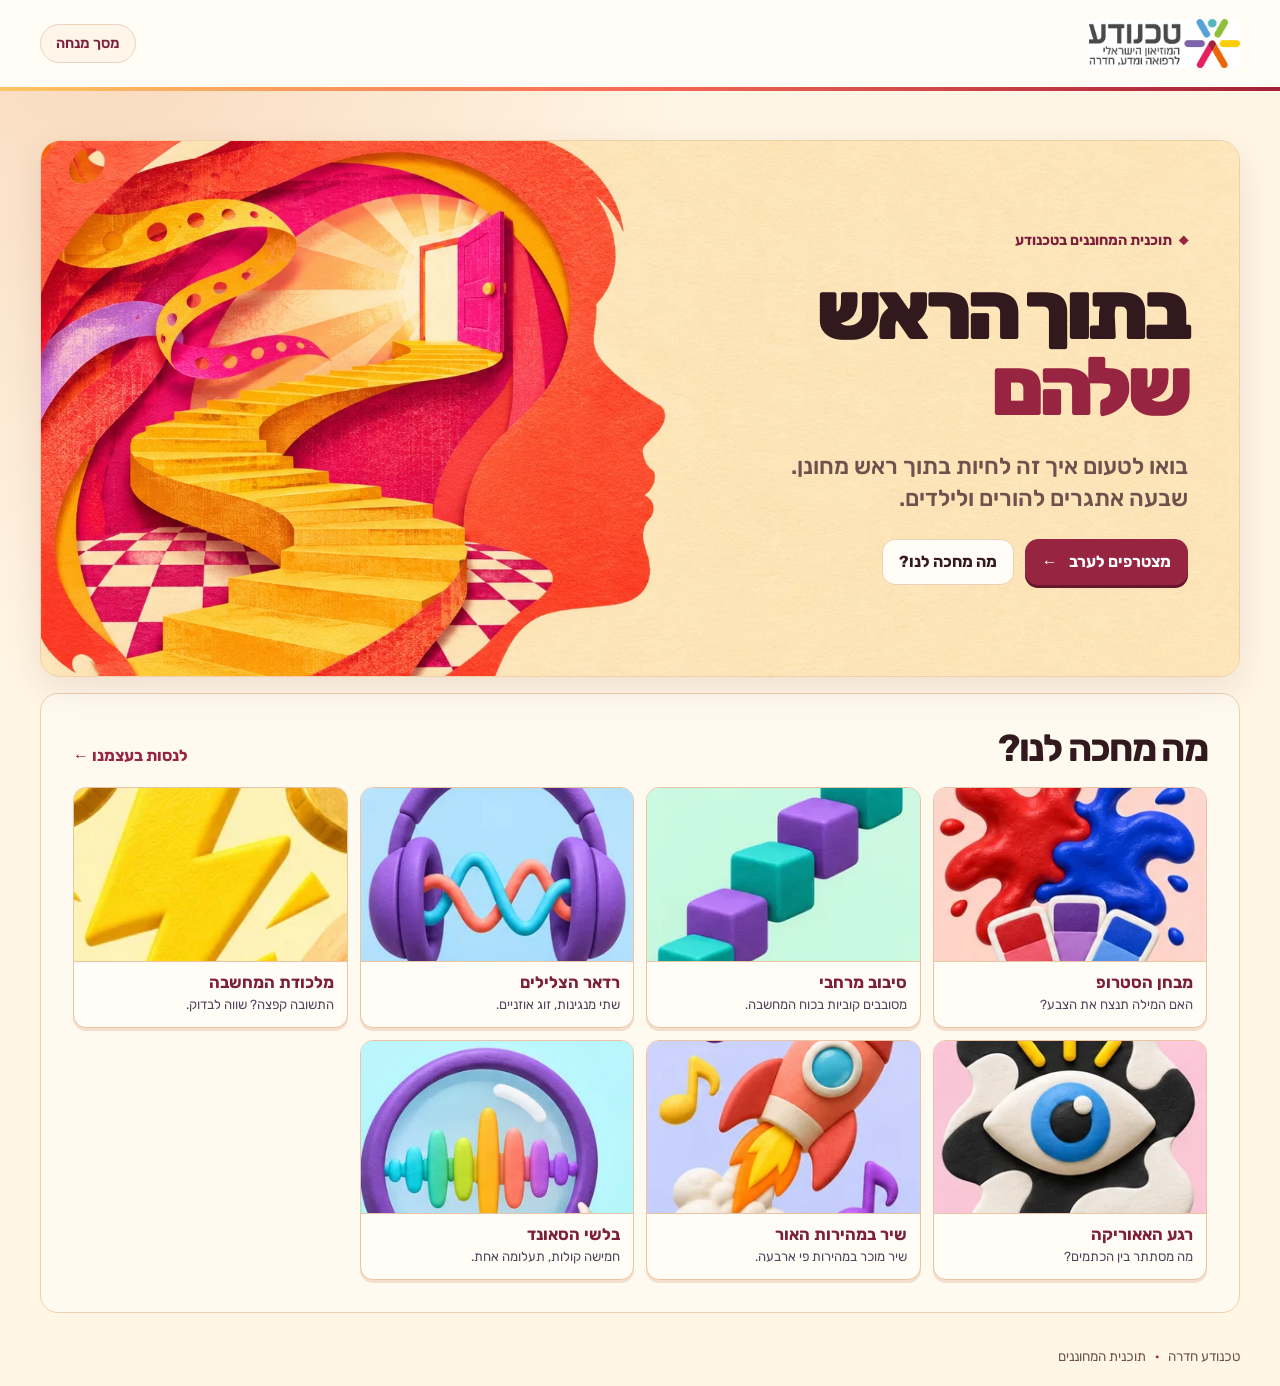
<file: index.html>
<!doctype html>
<html lang="he" dir="rtl">
<head>
<meta charset="utf-8">
<base href="./">
<meta name="viewport" content="width=device-width,initial-scale=1">
<meta name="theme-color" content="#fff6e5">
<meta name="description" content="ערב הורים וילדים בטכנודע. שבעה אתגרים בעקבות המוח, מהצבעים שקופצים לעיניים ועד לתעלומה שמתחבאת בצלילים.">
<title>בתוך הראש שלהם | ערב הורים וילדים בטכנודע</title>
<link rel="stylesheet" href="./style.css?v=13">
<link rel="stylesheet" href="./result-art.css?v=1">
<link rel="stylesheet" href="./exhibition.css?v=2">
<script type="module" src="./app.js?v=19"></script>
</head>
<body>
<header class="site-header">
  <div class="shell top">
    <a href="./" class="brand" aria-label="טכנודע, דף הבית"><img src="./assets/technoda.jpg" alt="טכנודע"></a>
    <a class="header-link" id="mode-link" href="./host/">מסך מנחה</a>
  </div>
</header>
<main id="app" class="shell" tabindex="-1">
  <section class="hero">
    <div class="hero-copy">
      <p class="eyebrow"><span></span> תוכנית המחוננים בטכנודע</p>
      <h1>בתוך הראש <br><em>שלהם</em></h1>
      <p class="hero-description">בואו לטעום איך זה לחיות בתוך ראש מחונן. שבעה אתגרים להורים ולילדים.</p>
      <div class="actions"><a class="primary" href="./join/">מצטרפים לערב <span aria-hidden="true">←</span></a><a class="secondary" href="#challenges">מה מחכה לנו?</a></div>
    </div>
    <div class="hero-picture"><img src="./assets/opening-ideas.webp" alt="" fetchpriority="high"></div>
  </section>
  <section id="challenges" class="challenges" aria-labelledby="challenges-title">
    <div class="section-heading"><h2 id="challenges-title">מה מחכה לנו?</h2><a href="?view=demo">לנסות בעצמנו <span aria-hidden="true">←</span></a></div>
    <div id="station-list" class="station-list"></div>
  </section>
</main>
<footer class="shell footer">טכנודע חדרה <span>·</span> תוכנית המחוננים</footer>
<noscript>יש להפעיל JavaScript כדי להשתתף באתגרים ובהצבעות.</noscript>
</body>
</html>
</file>
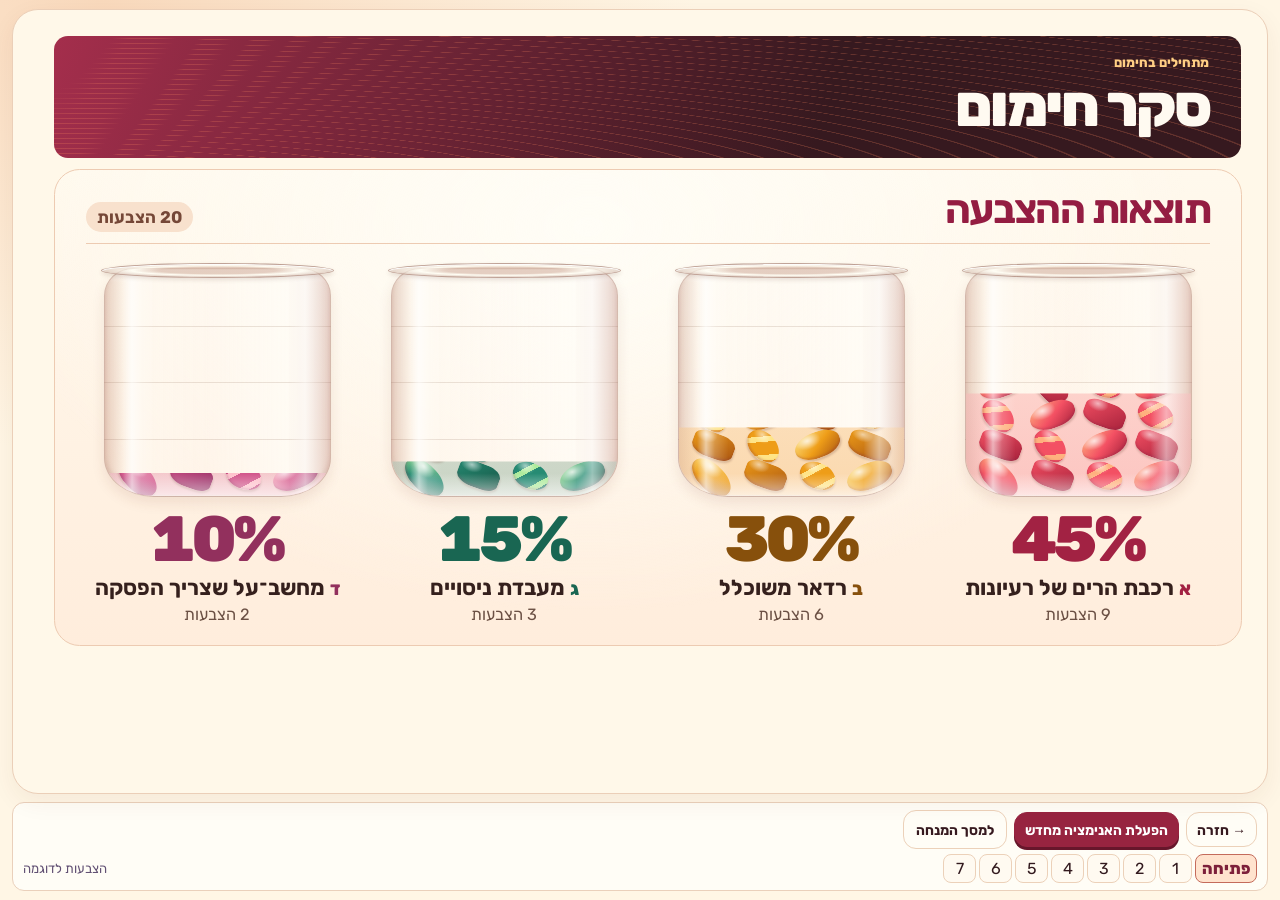
<file: candy-results/index.html>
<!doctype html>
<html lang="he" dir="rtl">
<head>
<meta charset="utf-8">
<base href="../">
<meta name="viewport" content="width=device-width,initial-scale=1">
<meta name="theme-color" content="#fff6e5">
<meta name="description" content="ערב הורים וילדים בטכנודע. שבעה אתגרים בעקבות המוח, מהצבעים שקופצים לעיניים ועד לתעלומה שמתחבאת בצלילים.">
<title>בתוך הראש שלהם | ערב הורים וילדים בטכנודע</title>
<link rel="stylesheet" href="./style.css?v=13">
<link rel="stylesheet" href="./result-art.css?v=1">
<link rel="stylesheet" href="./exhibition.css?v=2">
<script type="module" src="./app.js?v=19"></script>
</head>
<body>
<header class="site-header">
  <div class="shell top">
    <a href="./" class="brand" aria-label="טכנודע, דף הבית"><img src="./assets/technoda.jpg" alt="טכנודע"></a>
    <a class="header-link" id="mode-link" href="./host/">מסך מנחה</a>
  </div>
</header>
<main id="app" class="shell" tabindex="-1">
  <section class="hero">
    <div class="hero-copy">
      <p class="eyebrow"><span></span> תוכנית המחוננים בטכנודע</p>
      <h1>בתוך הראש <br><em>שלהם</em></h1>
      <p class="hero-description">בואו לטעום איך זה לחיות בתוך ראש מחונן. שבעה אתגרים להורים ולילדים.</p>
      <div class="actions"><a class="primary" href="./join/">מצטרפים לערב <span aria-hidden="true">←</span></a><a class="secondary" href="#challenges">מה מחכה לנו?</a></div>
    </div>
    <div class="hero-picture"><img src="./assets/opening-ideas.webp" alt="" fetchpriority="high"></div>
  </section>
  <section id="challenges" class="challenges" aria-labelledby="challenges-title">
    <div class="section-heading"><h2 id="challenges-title">מה מחכה לנו?</h2><a href="?view=demo">לנסות בעצמנו <span aria-hidden="true">←</span></a></div>
    <div id="station-list" class="station-list"></div>
  </section>
</main>
<footer class="shell footer">טכנודע חדרה <span>·</span> תוכנית המחוננים</footer>
<noscript>יש להפעיל JavaScript כדי להשתתף באתגרים ובהצבעות.</noscript>
</body>
</html>
</file>
<file: style.css>
@font-face{font-family:Rubik;src:url('./assets/rubik-1.woff2') format('woff2');font-weight:400 900;font-display:swap;unicode-range:U+0590-05FF,U+200C-2010,U+20AA,U+25CC,U+FB1D-FB4F}
@font-face{font-family:Rubik;src:url('./assets/rubik-2.woff2') format('woff2');font-weight:400 900;font-display:swap;unicode-range:U+0000-00FF,U+2000-206F,U+2190-21FF}
:root{--paper:#f9f7f1;--ink:#211d31;--muted:#615b72;--accent:#592fc0;--purple:#eae1ff;--line:#ddd7e7;--peach:#ffdcc7;--mint:#dafaeb;--pink:#f8d8ed;--lemon:#f9efb5;color:var(--ink);background:var(--paper);font-family:Rubik,Arial,sans-serif}
*{box-sizing:border-box}body{margin:0;min-width:300px}a{color:inherit;text-decoration:none}button,input{font:inherit}button,a,input{touch-action:manipulation}button{cursor:pointer}button:disabled{cursor:default;opacity:.6}a:focus-visible,button:focus-visible,input:focus-visible{outline:3px solid #743ee8;outline-offset:4px}img{display:block;max-width:100%}h1,h2,p{margin:0}button{color:inherit}
.shell{max-width:1264px;margin-inline:auto;padding-inline:32px}.site-header{padding:19px 0;background:#fff;border-bottom:1px solid #ede9e0}.top{display:flex;align-items:center;justify-content:space-between;gap:16px}.brand img{width:151px;height:auto}.header-link{display:inline-flex;align-items:center;gap:8px;border:1px solid var(--line);border-radius:100px;padding:10px 15px;font-size:.9rem;font-weight:600}.header-link span{color:var(--accent)}.header-link:hover,.secondary:hover{background:#fff}
.hero{display:grid;grid-template-columns:1fr 1fr;align-items:center;gap:38px;margin-block:44px 44px}.hero-copy{padding:12px 0}.eyebrow{display:flex;align-items:center;gap:8px;color:var(--accent);font-weight:700;font-size:.9rem}.eyebrow span{width:9px;height:9px;display:inline-block;background:#8d55f4;border-radius:100%;box-shadow:0 0 0 4px #eee4ff}.hero h1{font-size:clamp(2.7rem,5.45vw,5.2rem);line-height:1.04;letter-spacing:-.058em;margin:19px 0 21px;font-weight:850}.hero h1 em{color:var(--accent);font-style:normal;white-space:nowrap}.hero-description{font-size:clamp(1rem,1.55vw,1.26rem);line-height:1.65;color:var(--muted);max-width:430px}.hero-description strong{color:var(--ink);font-weight:800}.hero-picture{background:#b29bf2;border-radius:32px;overflow:hidden;box-shadow:0 12px 35px #34246e17}.hero-picture img{width:100%;aspect-ratio:1.39;object-fit:cover}.actions{display:flex;gap:11px;flex-wrap:wrap;margin-top:24px;align-items:center}.primary,.secondary,.quiet{display:inline-flex;justify-content:center;align-items:center;gap:11px;border-radius:13px;padding:12px 16px;font-weight:700;border:1px solid transparent;min-height:46px;text-align:center}.primary{background:var(--accent);color:white;box-shadow:0 4px 0 #3d1d90}.primary:hover{background:#4b26a8}.secondary,.quiet{background:#fff8;border-color:var(--line)}.quiet{font-weight:500}.primary:active{transform:translateY(2px);box-shadow:0 2px 0 #3d1d90}.section-heading{display:flex;justify-content:space-between;align-items:baseline;gap:12px;margin-bottom:17px}.section-heading h2{font-size:clamp(1.55rem,3vw,2.35rem);letter-spacing:-.045em}.section-heading a{font-weight:700;color:var(--accent);white-space:nowrap}.challenges{scroll-margin-top:15px}.station-list{display:grid;grid-template-columns:repeat(4,minmax(0,1fr));gap:12px}.station-card{background:var(--tint);border:1px solid #27213911;border-radius:20px;min-height:139px;padding:16px;display:grid;gap:4px;align-content:start}.station-card:hover{transform:translateY(-2px);box-shadow:0 7px 17px #39294315}.station-card .icon{font-size:1.75rem;margin-bottom:4px}.station-card strong{font-size:1.03rem}.station-card small{color:#51445d;line-height:1.35;font-size:.82rem}.peach{--tint:var(--peach)}.mint{--tint:var(--mint)}.lilac{--tint:var(--purple)}.pink{--tint:var(--pink)}.lemon{--tint:var(--lemon)}.footer{padding-block:35px 22px;color:var(--muted);font-size:.84rem}.footer span{color:var(--accent);margin-inline:6px}
.room-wrap{margin-block:33px 0}.room-panel,.stage,.host-control{border-radius:26px;background:white;border:1px solid var(--line)}.room-panel{max-width:620px;margin-inline:auto;padding:clamp(20px,5vw,40px)}.room-icon{display:grid;place-items:center;width:66px;height:66px;font-size:2.15rem;background:var(--tint,var(--purple));border-radius:19px;margin-bottom:14px}.room-panel h1,.stage h1{font-size:clamp(1.9rem,5vw,3.85rem);line-height:1.08;letter-spacing:-.043em}.room-panel h1{font-size:clamp(1.8rem,5vw,2.8rem)}.room-panel p,.stage p{line-height:1.56}.room-panel h1+p,.stage h1+p{margin-top:11px}.room-panel .question{font-size:1.28rem;font-weight:700;margin-top:15px}.muted{color:var(--muted)}.form{margin-top:20px}.form label{display:block;font-weight:700;margin-bottom:7px}.form div{display:flex;gap:11px}.form input{flex:1;min-width:0;padding:10px 12px;border:1px solid #bcb1d0;border-radius:12px;font-size:1.35rem;letter-spacing:.13em;direction:ltr;text-align:center;color:var(--ink)}.status{font-size:.95rem;margin-top:15px;color:#625174}.status.error{color:#8d2147}.options{display:grid;gap:9px;margin-top:20px}.choice{display:flex;align-items:center;text-align:start;gap:10px;border:1px solid var(--line);background:#fff;padding:11px;border-radius:13px;min-height:54px;font-weight:600}.choice:not(:disabled):hover,.choice.selected{background:var(--purple);border-color:#9669e4}.choice.correct{background:var(--mint);border-color:#64af8b}.choice .letter{display:grid;place-items:center;background:#f1ebfc;width:31px;height:31px;border-radius:9px;flex-shrink:0;color:#552ca7;font-weight:750}.phase-label{font-size:.82rem;color:var(--accent);font-weight:750;margin-bottom:7px}.confirmation{margin-top:18px;border-radius:14px;padding:14px;background:var(--mint);font-weight:650}.round-progress{display:flex;gap:4px;margin-bottom:17px}.round-progress i{height:4px;flex:1;border-radius:8px;background:#ece7f2}.round-progress i.done{background:#a986e6}.round-progress i.now{background:var(--accent)}
.stage{padding:clamp(18px,3vw,34px);border-block-start:7px solid var(--tint,var(--purple));min-height:360px}.stage-intro{display:grid;grid-template-columns:1fr minmax(180px,30%);gap:24px;align-items:center}.stage h1 em{color:var(--accent);font-style:normal}.stage .room-icon{width:56px;height:56px;font-size:1.8rem}.stage-question{font-size:clamp(1.15rem,2.9vw,2.2rem);font-weight:750;line-height:1.25!important}.qr{background:#fff;border:1px solid var(--line);border-radius:18px;text-align:center;padding:10px 12px}.qr img{width:100%;max-width:210px;height:auto;margin:0 auto;image-rendering:pixelated}.qr h2{font-size:1.05rem}.code{display:inline-block;direction:ltr;font-size:1.32rem;letter-spacing:.14em;font-weight:850;margin-top:5px}.count{display:inline-flex;margin-top:13px;background:var(--mint);border-radius:100px;padding:8px 13px;font-weight:700}.host-control{padding:14px;margin-top:12px;display:grid;gap:9px}.control-row{display:flex;gap:7px;flex-wrap:wrap;align-items:center}.control-row .primary,.control-row .secondary,.control-row .quiet{padding:8px 12px;min-height:39px;font-size:.86rem}.host-control .status{margin:0}.mini-nav{display:flex;gap:3px;flex-wrap:wrap}.mini-nav button{background:white;border:1px solid var(--line);border-radius:8px;min-width:33px;min-height:34px}.mini-nav button[aria-current]{background:var(--purple);border-color:#b696e7;font-weight:800}.timer{display:inline-grid;place-items:center;direction:ltr;min-width:74px;font-variant-numeric:tabular-nums;color:var(--accent);font-size:clamp(1.5rem,3vw,2.4rem);font-weight:800;margin-top:8px}.stroop{display:grid;grid-template-columns:repeat(5,minmax(0,1fr));gap:8px;margin-top:16px}.stroop b{background:#faf7fc;border-radius:10px;padding:9px 1px;text-align:center;font-size:clamp(1rem,4vw,3.25rem)}.shapes{display:grid;grid-template-columns:repeat(5,minmax(0,1fr));gap:6px;margin-top:13px}.shape{background:#f4effb;border-radius:12px;text-align:center;padding:4px;font-weight:750}.shape.match{background:#d5fae4;border:2px solid #65c492}.shape canvas{display:block;width:100%;aspect-ratio:1.05;height:auto}.mystery{display:grid;position:relative;width:min(100%,245px);margin:15px auto 0;border-radius:14px;overflow:hidden;border:1px solid #e0dae7;isolation:isolate}.mystery img{width:100%;grid-area:1/1}.mystery .solution{animation:fade-in .75s ease both}.mystery.outlined:after{content:'';position:absolute;width:45%;height:57%;top:17%;left:39%;border:3px solid #eb4a76;border-radius:49%;transform:rotate(-12deg);pointer-events:none}.result{font-size:clamp(1.35rem,4vw,2.55rem);font-weight:800;color:var(--accent);margin-top:10px}.beats{display:flex;direction:ltr;align-items:center;gap:6px;justify-content:center;height:100px;margin:6px 0}.beats b{display:block;height:var(--h);width:8px;border-radius:10px;background:#ae8bed}.beats.playing b{animation:bounce .55s ease-in-out infinite alternate;animation-delay:var(--d)}.sound-controls{display:flex;flex-wrap:wrap;gap:7px;margin-top:10px}.sequence{display:flex;gap:6px;flex-wrap:wrap;margin-top:10px;padding:0;list-style:none}.sequence li{border-radius:9px;background:var(--mint);padding:7px 9px}.stage-finish{display:grid;grid-template-columns:1fr minmax(140px,34%);align-items:center;gap:18px}.stage-finish img{border-radius:16px}.tiny-art{margin-top:16px;max-height:230px;width:100%;object-fit:cover;border-radius:14px}.demo-nav{display:flex;flex-wrap:wrap;gap:8px;margin-top:16px}.solo .stage{padding:14px;min-height:0;margin-top:14px}.solo .stage-question{font-size:1rem}.solo .shape{font-size:.76rem}.solo .stage .timer{font-size:1.25rem}.screen-only .site-header,.screen-only .footer{display:none}.screen-only .stage{min-height:calc(100vh - 40px);display:flex;flex-direction:column;justify-content:center}.screen-only .host-control{position:sticky;bottom:0}.screen-only .room-wrap{margin-top:18px}.screen-only .stage-intro{width:100%}#app:focus{outline:0}
@keyframes fade-in{from{opacity:0}to{opacity:1}}@keyframes bounce{from{transform:scaleY(.42)}to{transform:scaleY(1)}}
@media(max-width:850px){.shell{padding-inline:21px}.hero{gap:22px}.hero h1{font-size:clamp(2.15rem,5.5vw,4rem)}.station-list{grid-template-columns:repeat(3,minmax(0,1fr))}.site-header{padding:12px 0}}
@media(max-width:600px){.shell{padding-inline:15px}.hero{grid-template-columns:1fr;margin-block:24px 28px;gap:16px}.hero-copy{padding-top:0}.hero h1{font-size:clamp(2.45rem,10.5vw,3.6rem);margin:12px 0 13px}.hero-picture{border-radius:19px}.hero-picture img{aspect-ratio:1.65}.actions{margin-top:16px}.station-list{grid-template-columns:repeat(2,minmax(0,1fr));gap:8px}.station-card{border-radius:14px;min-height:111px;padding:10px}.section-heading a{font-size:.82rem}.brand img{width:121px}.header-link{font-size:.83rem}.stage-intro,.stage-finish{grid-template-columns:1fr}.stage-finish img{max-height:180px;object-fit:cover;width:100%}.qr{max-width:225px}.room-wrap{margin-top:19px}.footer{padding-top:23px}}
@media(prefers-reduced-motion:reduce){*,*::after{animation:none!important;transition:none!important;scroll-behavior:auto!important}}

/* Exhibition colors and station illustrations */
body {
  background: radial-gradient(circle at 12% 16%, #f3eafe 0%, transparent 26%),
    radial-gradient(circle at 88% 72%, #fff1d9 0%, transparent 32%), var(--paper);
}
.site-header {
  border-bottom: 4px solid transparent;
  border-image: linear-gradient(90deg,#7351e4,#e44c93,#ffba59,#53dbc2,#7351e4) 1;
}
.hero-picture { border: 6px solid white; }
.hero h1 em {
  color: #6334b6;
  text-decoration: underline;
  text-decoration-color: #e8a4ff;
  text-decoration-thickness: .105em;
  text-underline-offset: .105em;
  text-decoration-skip-ink: none;
}
.lilac { --station-color:#6942bd; --station-tint:#e9ddff; --station-glow:#d3c0ff; }
.peach { --station-color:#9b3d24; --station-tint:#ffe4d8; --station-glow:#ffbda5; }
.mint { --station-color:#136b58; --station-tint:#dcf8ed; --station-glow:#a5eed8; }
.sky { --tint:#dcefff; --station-color:#235ca1; --station-tint:#dcefff; --station-glow:#a8d7ff; }
.lemon { --station-color:#745007; --station-tint:#fff1b9; --station-glow:#ffdb70; }
.pink { --station-color:#95386c; --station-tint:#fce1ee; --station-glow:#f9bbd8; }
.periwinkle { --tint:#e3e5ff; --station-color:#454aab; --station-tint:#e3e5ff; --station-glow:#c2c7ff; }
.aqua { --tint:#d5f6f4; --station-color:#126c75; --station-tint:#d5f6f4; --station-glow:#a5e9e8; }
.station-card {
  display: grid;
  grid-template-rows: auto 1fr;
  min-height: 0;
  gap: 0;
  padding: 0;
  overflow: hidden;
  background: #fff;
  border: 1px solid var(--station-glow);
  box-shadow: 0 4px 0 var(--station-tint);
  transition: transform .2s ease, box-shadow .2s ease;
}
.station-card-art {
  width: 100%;
  aspect-ratio: 1.57;
  object-fit: cover;
  background: var(--station-tint);
}
.station-card-copy { display:grid; gap:4px; padding:11px 13px 13px; }
.station-card strong { color: var(--station-color); }
.stage {
  position: relative;
  border: 1px solid var(--station-glow, var(--line));
  border-block-start: 5px solid var(--station-color, var(--accent));
  background: radial-gradient(ellipse at top left, var(--station-tint, #eee4ff), transparent 62%), #fff;
  box-shadow: 0 8px 25px #31254412;
}
.stage .phase-label, .stage .timer { color: var(--station-color, var(--accent)); }
.stage .room-icon { background: var(--station-tint); }
.stage-heading { display:flex; align-items:center; justify-content:space-between; gap:20px; margin-bottom:12px; }
.stage-heading .room-icon { display:none; }
.stage-heading h1 { font-size:clamp(1.85rem,4.2vw,3.55rem); }
.stage-art, .intro-art { border-radius:16px; border:4px solid #fff; box-shadow:0 4px 15px #31254416; object-fit:cover; }
.stage-art { width:clamp(75px,14vw,162px); aspect-ratio:1.62; }
.stage-reveal .stage-art { width:clamp(70px,11vw,125px); }
.stage-intro { grid-template-columns:minmax(0,1.4fr) minmax(110px,.65fr) minmax(175px,.72fr); }
.intro-art { width:100%; aspect-ratio:1.1; }
.stage-intro h1 { font-size:clamp(1.9rem,4vw,3.5rem); }
.stage-intro .stage-question { margin-top:18px; }
.stage .count { background:var(--station-tint); color:var(--station-color); }
.stage .beats b:nth-child(3n+1) { background:var(--station-color,#6942bd); }
.stage .beats b:nth-child(3n+2) { background:#ed785b; }
.stage .beats b:nth-child(3n+3) { background:#4fc1b0; }
.stage-task .stroop b { background:#fff; border:1px solid #ead8d0; box-shadow:0 3px 0 #ffd8c8; }
.stage-task .shape { background:#fff; }
.room-panel:is(.lilac,.peach,.mint,.sky,.lemon,.pink,.periwinkle,.aqua) {
  border-block-start:5px solid var(--station-color);
  background:linear-gradient(155deg,var(--station-tint),#fff 130px);
}
.room-panel .choice .letter { background:var(--station-tint,#f1ebfc); color:var(--station-color,#552ca7); }

.science-card {
  display: grid;
  grid-template-columns: minmax(0, 1fr) minmax(0, 1.15fr);
  align-items: center;
  gap: clamp(12px, 2vw, 24px);
  padding: clamp(10px, 1.8vw, 21px);
  background: #fff;
  border: 1px solid var(--station-glow);
  border-radius: 23px;
}
.science-copy {
  padding: clamp(15px, 2.2vw, 30px);
  border-radius: 17px;
  background: linear-gradient(154deg, var(--station-tint), #fff 86%);
  border-inline-start: 4px solid var(--station-color);
}
.science-copy .science-label { color: var(--station-color); font-size: clamp(.85rem, 1.25vw, 1.1rem); font-weight: 800; }
.science-copy h2 { font-size: clamp(1.4rem, 3vw, 2.65rem); letter-spacing: -.035em; line-height: 1.12; margin-block: 10px 14px; }
.science-copy h2 + p { font-size: clamp(1rem, 1.55vw, 1.27rem); }
.science-source { display: grid; justify-items: start; gap: 6px; margin-block-start: 17px; padding-block-start: 13px; border-block-start: 1px solid var(--station-glow); }
.science-article { font-size: 1rem; line-height: 1.35; text-align: right; overflow-wrap: anywhere; }
.science-author { font-size: .85rem; color: var(--muted); }
.science-source a { display: inline-flex; align-items: center; gap: 8px; min-height: 42px; margin-block-start: 4px; padding-inline: 12px; border-radius: 10px; background: var(--station-color); color: #fff; font-size: .93rem; font-weight: 700; }
.science-source a:hover { text-decoration: underline; text-underline-offset: 3px; }
.science-media { min-width: 0; }
.science-art { width: 100%; aspect-ratio: 4 / 3; object-fit: cover; border-radius: 15px; }
.science-video-card video {
  display: block;
  width: 100%;
  max-height: min(57vh, 560px);
  aspect-ratio: 16 / 9;
  object-fit: contain;
  border-radius: 15px;
  background: #1c142a;
}
.solo .science-card { grid-template-columns: minmax(0, 1fr); margin-top: 16px; }
.solo .science-art { max-height: 180px; }

@media(max-width:850px) {
  .stage-intro { grid-template-columns:minmax(0,1fr) minmax(125px,.57fr); }
  .intro-art { display:none; }
}
@media(max-width:600px) {
  .station-card-copy { padding:8px 9px 11px; }
  .stage-intro, .science-card { grid-template-columns:1fr; }
  .stage-intro { gap:14px; }
  .stage-intro .qr { width:min(100%,220px); justify-self:center; }
  .science-art { max-height:180px; }
}

.mini-nav .completed-round {
  border-color: #76b89d;
}
.completed-round span {
  color: #136b58;
}

.stage.stage-opening {
  --opening-paper: #fff2d7;
  --opening-red: #a41f37;
  --opening-ink: #2e141c;
  border: 0;
  border-radius: 12px;
  overflow: hidden;
  padding: 0;
  color: var(--opening-ink);
  background: var(--opening-paper);
  box-shadow: 0 17px 48px #58172422;
}
.opening-layout {
  width: 100%;
}
.opening-poster {
  position: relative;
  isolation: isolate;
  display: grid;
  align-items: center;
  grid-template-columns: minmax(0, 52fr) minmax(0, 48fr);
  min-height: clamp(360px, 36vw, 635px);
}
.opening-visual {
  position: absolute;
  z-index: -1;
  inset: 0;
}
.opening-art {
  width: 100%;
  height: 100%;
  object-fit: cover;
  object-position: left center;
}
.opening-visual::after {
  position: absolute;
  inset: 0;
  content: '';
  background: linear-gradient(to left, #fff2d744, #fff2d717 32%, transparent 52%);
}
.opening-copy {
  grid-column: 1;
  padding: clamp(23px, 3.3vw, 64px) clamp(21px, 4.6vw, 82px) clamp(32px, 4vw, 68px) 0;
}
.opening-copy .opening-kicker {
  display: flex;
  align-items: center;
  flex-wrap: wrap;
  gap: .45em .75em;
  width: fit-content;
  border-block-end: 1px solid #8c3b39;
  padding-block-end: .43em;
  color: #752238;
  font-size: clamp(.72rem, 1.28vw, 1.2rem);
  font-weight: 750;
  line-height: 1.25;
}
.opening-kicker > span {
  flex: none;
  width: .41em;
  aspect-ratio: 1;
  rotate: 45deg;
  background: #b62947;
}
.stage-opening .opening-copy h1 {
  margin-block-start: clamp(17px, 2.6vw, 45px);
  font-size: clamp(2.65rem, 7.45vw, 8.85rem);
  font-weight: 900;
  line-height: .9;
  letter-spacing: -.07em;
}
.stage-opening .opening-copy h1 em {
  display: inline-block;
  margin-block-start: .085em;
  color: var(--opening-red);
}
.stage-opening .opening-subtitle {
  margin-top: clamp(15px, 2vw, 36px);
  max-inline-size: 24ch;
  font-size: clamp(1.09rem, 2.28vw, 2.35rem);
  font-weight: 700;
  line-height: 1.24;
  text-wrap: balance;
}
.opening-footer {
  display: grid;
  grid-template-columns: minmax(0, 1fr) auto;
  gap: clamp(14px, 3vw, 46px);
  align-items: center;
  padding: clamp(13px, 1.45vw, 24px) clamp(21px, 4.6vw, 82px);
  border-block-start: 6px solid #f45858;
  background: var(--opening-ink);
  color: #fff7e6;
}
.opening-poll-label {
  display: inline-block;
  padding: .32em .69em;
  background: #ffc55a;
  color: var(--opening-ink);
  font-size: clamp(.77rem, 1.12vw, 1.13rem);
  font-weight: 850;
  line-height: 1.15;
}
.stage-opening .opening-poll p {
  max-inline-size: 35ch;
  margin-top: .39em;
  font-size: clamp(1rem, 1.79vw, 1.97rem);
  font-weight: 550;
  line-height: 1.27;
}
.opening-join {
  display: flex;
  align-items: center;
  gap: clamp(9px, 1.35vw, 24px);
}
.opening-qr {
  display: grid;
  place-items: center;
  width: clamp(115px, min(12vw, 20svh), 188px);
  aspect-ratio: 1;
  flex: none;
  background: white;
  color: var(--opening-ink);
}
.opening-qr img {
  width: 100%;
  height: auto;
  image-rendering: pixelated;
}
.opening-qr > span {
  padding: 9px;
  text-align: center;
  font-size: .86rem;
}
.opening-instructions h2 {
  font-size: clamp(.99rem, 1.58vw, 1.65rem);
  line-height: 1.12;
}
.opening-instructions p {
  margin-block-start: 6px;
  color: #ffe8c9;
  font-size: clamp(.7rem, .96vw, 1rem);
  line-height: 1.25;
}
.opening-code {
  display: block;
  color: #ffca69;
  font-size: clamp(.89rem, 1.36vw, 1.5rem);
  font-weight: 800;
  letter-spacing: .08em;
  font-variant-numeric: tabular-nums;
}
.opening-count {
  display: block;
  margin-top: 4px;
  color: #f6d7c4;
  font-size: clamp(.66rem, .87vw, .94rem);
}

@media (min-width: 851px) {
  .screen-only .shell:has(.stage-opening) {
    max-width: none;
    padding-inline: 12px;
  }
  .screen-only .room-wrap:has(.stage-opening) {
    margin-top: 12px;
  }
  .screen-only .stage.stage-opening {
    min-height: 0;
  }
  .screen-only .opening-poster {
    min-height: min(58svh, 45vw);
  }
  .screen-only .stage-opening .opening-copy h1 {
    font-size: clamp(2.65rem, min(8.15vw, 14svh), 9.45rem);
  }
}

@media (max-width: 700px) {
  .opening-poster {
    grid-template-columns: 1fr;
  }
  .opening-copy {
    padding: 25px clamp(16px, 5vw, 32px) 16px;
  }
  .stage-opening .opening-copy h1 {
    font-size: clamp(2.65rem, 13.5vw, 5.6rem);
  }
  .opening-visual {
    position: relative;
    height: clamp(215px, 66vw, 350px);
    grid-row: 2;
  }
  .opening-art {
    object-position: 14% center;
  }
  .opening-footer {
    grid-template-columns: 1fr;
    padding-inline: clamp(16px, 5vw, 32px);
  }
  .opening-join {
    justify-content: space-between;
    padding-block-start: 12px;
    border-block-start: 1px solid #eacbaf66;
  }
  .opening-qr {
    width: clamp(106px, 30vw, 149px);
  }
}

/* Keep the host controls and page frame in the opening palette. */
body:has(.stage-opening) {
  background: #fff9ed;
}
body:has(.stage-opening) .site-header {
  border-image: linear-gradient(90deg, #ffc55a, #f45858, #a41f37) 1;
}
.stage-opening + .host-control {
  border-color: #ead6c9;
  background: #fffdf7;
}
.stage-opening + .host-control .primary {
  background: #a41f37;
  box-shadow: 0 4px 0 #6d1729;
}
.stage-opening + .host-control .primary:hover {
  background: #88182e;
}
.stage-opening + .host-control .mini-nav button[aria-current] {
  background: #ffe3ce;
  border-color: #d79078;
}

.opening-challenges {
  padding: clamp(16px, 2.3vw, 34px) clamp(21px, 4.6vw, 82px) clamp(21px, 2.8vw, 41px);
  background: #fff2d7;
}
.opening-challenges h2 {
  margin-block-end: .58em;
  color: #8a263a;
  font-size: clamp(1.5rem, 2.76vw, 2.7rem);
  font-weight: 850;
  letter-spacing: -.04em;
  line-height: 1.1;
}
.opening-challenges .station-list {
  grid-template-columns: repeat(7, minmax(0, 1fr));
  gap: clamp(7px, 1vw, 15px);
}
.opening-challenges .station-card {
  --card-ink: #762336;
  --card-border: #d77c74;
  --card-base: #fffaf1;
  border: 1px solid var(--card-border);
  border-radius: 9px;
  background: var(--card-base);
  box-shadow: 0 3px 0 color-mix(in srgb, var(--card-border) 45%, transparent);
}
.opening-challenges .station-card:nth-child(3n + 2) {
  --card-ink: #753d15;
  --card-border: #dd9c56;
}
.opening-challenges .station-card:nth-child(3n) {
  --card-ink: #872947;
  --card-border: #d388a1;
}
.opening-challenges .station-card:is(:hover, :focus-visible) {
  background: #fff;
  outline-color: var(--card-ink);
  box-shadow: 0 5px 0 color-mix(in srgb, var(--card-border) 60%, transparent);
}
.opening-challenges .station-card-art {
  aspect-ratio: 1.65;
  background: #f8d8b8;
  border-block-end: 1px solid var(--card-border);
}
.opening-challenges .station-card-copy {
  gap: .24em;
  padding: 7px 8px 9px;
}
.opening-challenges .station-card strong {
  color: var(--card-ink);
  font-size: clamp(.82rem, 1.36vw, 1.22rem);
  line-height: 1.15;
}
.opening-challenges .station-card small {
  color: #503936;
  font-size: clamp(.71rem, 1vw, .96rem);
  line-height: 1.3;
}
@media (max-width: 1100px) {
  .opening-challenges .station-list {
    grid-template-columns: repeat(4, minmax(0, 1fr));
  }
}
@media (max-width: 700px) {
  .opening-challenges {
    padding-inline: clamp(16px, 5vw, 32px);
  }
  .opening-challenges .station-list {
    grid-template-columns: repeat(2, minmax(0, 1fr));
    gap: 10px;
  }
}
@media (min-width: 1101px) {
  .screen-only .opening-poster {
    min-height: min(48svh, 40vw);
  }
  .screen-only .opening-copy {
    padding-block: clamp(18px, 2.8svh, 45px);
  }
  .screen-only .stage-opening .opening-copy h1 {
    font-size: clamp(2.65rem, min(7.1vw, 11.6svh), 8.5rem);
  }
  .screen-only .opening-qr {
    width: clamp(108px, min(11vw, 17svh), 170px);
  }
  .screen-only .opening-challenges {
    padding-block: clamp(12px, 1.8svh, 24px);
  }
  .screen-only .opening-challenges .station-card-art {
    height: clamp(55px, 10svh, 105px);
  }
}

/* The presenter keeps the stage and controls in one desktop viewport. */
@media (min-width: 900px) and (min-height: 560px) and (orientation: landscape) {
  body[data-view="host"] > :is(.site-header, .footer) {
    display: none;
  }
  body[data-view="host"] #app.shell {
    width: 100%;
    max-width: none;
    padding: 9px 12px;
  }
  body[data-view="host"] .room-wrap {
    display: grid;
    grid-template-rows: minmax(0, 1fr) auto;
    gap: 8px;
    height: calc(100dvh - 18px);
    margin: 0;
  }
  body[data-view="host"] .stage {
    min-height: 0;
    padding: clamp(15px, 2vw, 32px);
    overflow: auto;
  }
  body[data-view="host"] .stage:not(.stage-opening) {
    display: block;
    scrollbar-gutter: stable;
  }
  body[data-view="host"] .host-control {
    position: static;
    grid-template-columns: minmax(0, 1fr) auto;
    align-items: center;
    gap: 5px 12px;
    padding: 7px 10px;
    margin: 0;
    border-radius: 12px;
  }
  body[data-view="host"] .control-row {
    grid-column: 1 / -1;
  }
  body[data-view="host"] .control-row button {
    min-height: 35px;
    padding: 6px 10px;
  }
  body[data-view="host"] .mini-nav button {
    min-height: 29px;
  }
  body[data-view="host"] .host-control .status {
    font-size: .82rem;
  }
  body[data-view="host"] .stage-opening {
    display: grid;
    grid-template-rows: minmax(0, 1fr);
    padding: 0;
  }
  body[data-view="host"] .opening-layout {
    display: grid;
    min-height: 0;
    grid-template:
      "poster join" minmax(0, 1fr)
      "stations stations" auto
      / minmax(0, 1fr) clamp(224px, 24vw, 390px);
  }
  body[data-view="host"] .opening-poster {
    grid-area: poster;
    min-height: 0;
    overflow: hidden;
  }
  body[data-view="host"] .opening-copy {
    position: relative;
    padding: 16px clamp(19px, 3.15vw, 68px) 19px 0;
  }
  body[data-view="host"] .opening-copy h1 {
    margin-block-start: clamp(12px, 2.05dvh, 32px);
    font-size: clamp(2.85rem, min(6.4vw, 11.8dvh), 8.6rem);
  }
  body[data-view="host"] .opening-subtitle {
    margin-block-start: clamp(11px, 1.85dvh, 25px);
    font-size: clamp(1.15rem, min(2.2vw, 4.2dvh), 2.4rem);
  }
  body[data-view="host"] .opening-footer {
    grid-area: join;
    grid-template:
      "join" auto
      "poll" auto
      / 1fr;
    place-content: center stretch;
    justify-items: center;
    gap: clamp(10px, 2.15dvh, 24px);
    padding: clamp(10px, 2dvh, 30px) clamp(12px, 1.7vw, 26px);
    border-block-start: 0;
    border-inline-start: 5px solid #f45858;
    text-align: center;
  }
  body[data-view="host"] .opening-join {
    grid-area: join;
    display: grid;
    justify-items: center;
    gap: 7px;
  }
  body[data-view="host"] .opening-qr {
    grid-row: 1;
    width: clamp(105px, min(14vw, 23dvh), 212px);
  }
  body[data-view="host"] .opening-instructions h2 {
    font-size: clamp(1.12rem, 1.7vw, 1.75rem);
  }
  body[data-view="host"] .opening-instructions p {
    margin-block-start: 4px;
  }
  body[data-view="host"] .opening-code {
    margin-inline-start: .28em;
    display: inline-block;
  }
  body[data-view="host"] .opening-count {
    margin-block-start: 2px;
  }
  body[data-view="host"] .opening-poll {
    grid-area: poll;
  }
  body[data-view="host"] .opening-poll p {
    font-size: clamp(1.02rem, min(1.66vw, 3.15dvh), 1.8rem);
  }
  body[data-view="host"] .opening-challenges {
    grid-area: stations;
    padding: clamp(8px, 1.4dvh, 17px) clamp(12px, 2.2vw, 48px) clamp(10px, 1.65dvh, 20px);
    border-block-start: 4px solid #f45858;
  }
  body[data-view="host"] .opening-challenges h2 {
    margin-block-end: .32em;
    font-size: clamp(1.32rem, min(2.5vw, 3.9dvh), 2.6rem);
  }
  body[data-view="host"] .opening-challenges .station-list {
    grid-template-columns: repeat(7, minmax(0, 1fr));
    gap: clamp(6px, 1vw, 16px);
  }
  body[data-view="host"] .opening-challenges .station-card {
    min-width: 0;
    grid-template-rows: auto 1fr;
  }
  body[data-view="host"] .opening-challenges .station-card-art {
    width: 100%;
    height: clamp(36px, 8.9dvh, 100px);
    aspect-ratio: auto;
  }
  body[data-view="host"] .opening-challenges .station-card-copy {
    padding: 5px 7px 7px;
  }
  body[data-view="host"] .opening-challenges .station-card strong {
    font-size: clamp(.8rem, 1.37vw, 1.32rem);
  }
  body[data-view="host"] .opening-challenges .station-card small {
    font-size: clamp(.71rem, 1.04vw, .97rem);
  }

  body[data-view="host"] .stage-heading {
    margin-bottom: clamp(6px, 1dvh, 12px);
  }
  body[data-view="host"] .stage-heading h1 {
    font-size: clamp(2rem, min(4.55vw, 7dvh), 4.6rem);
  }
  body[data-view="host"] .stage-art {
    width: clamp(65px, 11vw, 142px);
    max-height: 12dvh;
  }
  body[data-view="host"] .stage.stage-reveal:has(.reveal-answer) {
    display: grid;
    grid-template: "heading heading" auto "answer chart" auto / minmax(0, .88fr) minmax(0, 1.12fr);
    align-content: start;
    align-items: center;
    gap: clamp(10px, 2dvh, 24px);
  }
  body[data-view="host"] .stage-reveal:has(.reveal-answer) .stage-heading {
    grid-area: heading;
  }
  body[data-view="host"] .reveal-answer {
    grid-area: answer;
  }
  body[data-view="host"] .stage-reveal:has(.reveal-answer) [data-results] {
    grid-area: chart;
  }
  body[data-view="host"] .reveal-answer .result {
    line-height: 1.25;
    font-size: clamp(1.5rem, min(3.2vw, 5.6dvh), 3.4rem);
  }
  body[data-view="host"] .reveal-answer .mystery {
    width: min(245px, 35dvh);
  }
  body[data-view="host"] .science-media :is(video, img) {
    max-height: 48dvh;
    object-fit: contain;
  }
  body[data-view="host"] .science-copy {
    padding: clamp(13px, 2.1dvh, 27px);
  }
}
@media (min-width: 900px) and (min-height: 560px) and (max-height: 720px) and (orientation: landscape) {
  body[data-view="host"] .stage:not(.stage-opening) {
    padding: 13px 16px;
  }
  body[data-view="host"] .stage-science .stage-heading h1 {
    font-size: clamp(1.8rem, 5.8dvh, 3.7rem);
  }
  body[data-view="host"] .science-card {
    grid-template-columns: minmax(0, 1.15fr) minmax(0, 1fr);
    padding: 10px;
  }
  body[data-view="host"] .science-copy h2 {
    margin-block: 5px 7px;
    font-size: clamp(1.4rem, 4dvh, 2.4rem);
  }
  body[data-view="host"] .science-copy h2 + p {
    font-size: clamp(1rem, 2.75dvh, 1.2rem);
    line-height: 1.34;
  }
  body[data-view="host"] .science-source {
    gap: 4px;
    margin-block-start: 9px;
    padding-block-start: 8px;
  }
  body[data-view="host"] .science-article {
    font-size: .9rem;
    line-height: 1.22;
  }
  body[data-view="host"] .science-source a {
    min-height: 35px;
    margin-block-start: 2px;
  }
}

/* The QR route keeps the question and touch targets at the top of the phone. */
body[data-view="play"] {
  background: #fff4de;
}
body[data-view="play"] .site-header {
  border-image: linear-gradient(90deg,#ffc55a,#f45858,#a41f37) 1;
}
body[data-view="play"] .room-panel {
  border-color: #ead6c9;
  border-block-start: 5px solid #a41f37;
  background: #fffdf8;
}
body[data-view="play"] :is(.room-icon, .choice .letter) {
  background: #ffe3ce;
  color: #78273b;
}
body[data-view="play"] .phase-label {
  color: #8a263a;
}
body[data-view="play"] .choice {
  min-height: 62px;
  padding: 11px 12px;
  border-color: #e9d3c7;
  font-size: 1.05rem;
  line-height: 1.35;
}
body[data-view="play"] .choice:is(:not(:disabled):hover, .selected) {
  background: #ffe9da;
  border-color: #b54a54;
}
body[data-view="play"] .choice.selected:disabled {
  opacity: 1;
}
body[data-view="play"] .primary {
  background: #a41f37;
  box-shadow: 0 4px 0 #6d1729;
}
body[data-view="play"] .round-progress i.now {
  background: #a41f37;
}
body[data-view="play"] .round-progress i.done {
  background: #df987d;
}
@media (max-width: 600px) {
  body[data-view="play"] .shell {
    padding-inline: 12px;
  }
  body[data-view="play"] .site-header {
    padding-block: 8px;
  }
  body[data-view="play"] .brand img {
    width: 102px;
  }
  body[data-view="play"] .header-link {
    padding: 6px 9px;
  }
  body[data-view="play"] .room-wrap {
    margin-block-start: 10px;
  }
  body[data-view="play"] .room-panel {
    padding: 15px 13px;
    border-radius: 15px;
  }
  body[data-view="play"] .room-icon {
    display: none;
  }
  body[data-view="play"] .round-progress {
    margin-block-end: 12px;
  }
  body[data-view="play"] .room-panel h1 {
    font-size: clamp(1.62rem, 7vw, 2.5rem);
  }
  body[data-view="play"] .room-panel .question {
    margin-block-start: 8px;
    font-size: clamp(1.14rem, 5vw, 1.4rem);
    line-height: 1.29;
  }
  body[data-view="play"] .options {
    gap: 7px;
    margin-block-start: 12px;
  }
  body[data-view="play"] .confirmation {
    margin-block-start: 11px;
    padding: 10px 11px;
  }
  body[data-view="play"] .status {
    margin-block-start: 10px;
  }
  body[data-view="play"] .footer {
    padding-block: 13px;
  }
}

@media (min-width: 900px) and (min-height: 560px) and (max-height: 610px) and (orientation: landscape) {
  body[data-view="host"] .opening-footer {
    gap: 8px;
    padding-block: 8px;
  }
  body[data-view="host"] .opening-qr {
    width: min(13.5vw, 20.5dvh);
  }
  body[data-view="host"] .opening-poll p {
    line-height: 1.2;
  }
}

/* Vote shares use the same scale across the station artwork. */
.stage.stage-reveal {
  --result-ink: #35201d;
  --result-accent: #941d42;
  color: var(--result-ink);
  border-color: #f2d7bd;
  border-block-start-color: #de543f;
  background: #fff7e9;
  box-shadow: 0 10px 32px #6227200c;
}
.stage-reveal .phase-label, .stage-reveal .result {
  color: var(--result-accent);
}
.vote-results {
  --panel-line: #edcbb2;
  --panel-shine: #fffdf6;
  --panel-top: #fff9ed;
  --panel-bottom: #ffeddc;
  container-type: inline-size;
  margin-block-start: clamp(7px, 1.2dvh, 15px);
  padding: clamp(12px, 2.15dvh, 28px) clamp(12px, 2.4vw, 43px);
  border: 1px solid var(--panel-line);
  border-radius: clamp(15px, 2vw, 27px);
  background:
    radial-gradient(ellipse at 45% 12%, var(--panel-shine), transparent 65%),
    linear-gradient(180deg, var(--panel-top), var(--panel-bottom));
}
.vote-results-heading {
  display: flex;
  justify-content: space-between;
  align-items: baseline;
  gap: 8px 10px;
  flex-wrap: wrap;
  padding-block-end: clamp(6px, 1.2dvh, 12px);
  border-block-end: 1px solid var(--panel-line);
}
.vote-results-heading h2 {
  color: var(--result-accent);
  font-size: clamp(1.12rem, 4.1cqw, 2.5rem);
  line-height: 1.05;
  letter-spacing: -.04em;
}
.vote-total {
  border-radius: 99px;
  background: #f8e1cd;
  color: #754737;
  padding: .3em .65em;
  font-size: clamp(.76rem, 2.25cqw, 1.05rem);
  font-weight: 700;
  white-space: nowrap;
}
.vote-empty, .vote-reaction {
  color: #754737;
  font-size: clamp(.83rem, 2.45cqw, 1rem);
  margin-block-start: 7px;
}
.vote-chart {
  --art-height: clamp(115px, 25dvh, 245px);
  display: grid;
  grid-template-columns: repeat(var(--columns), minmax(0,1fr));
  gap: clamp(9px, 2.1cqw, 24px);
  margin: clamp(12px, 2.05dvh, 26px) 0 0;
  padding: 0;
  list-style: none;
}
.vote-column {
  --sweet: #f35063;
  --sweet-highlight: #ffb17e;
  --sweet-shadow: #a6213b;
  --sweet-ink: #a22243;
  min-width: 0;
  text-align: center;
}
.vote-column:nth-child(2) {
  --sweet: #ee9d18;
  --sweet-highlight: #ffe487;
  --sweet-shadow: #a95412;
  --sweet-ink: #87500c;
}
.vote-column:nth-child(3) {
  --sweet: #268b73;
  --sweet-highlight: #aeeb9c;
  --sweet-shadow: #165242;
  --sweet-ink: #196652;
}
.vote-column:nth-child(4) {
  --sweet: #d2568b;
  --sweet-highlight: #ffc2cc;
  --sweet-shadow: #8e275f;
  --sweet-ink: #92305d;
}
.candy-jar {
  height: var(--art-height);
  width: min(100%, 235px);
  margin-inline: auto;
  position: relative;
  isolation: isolate;
}
.candy-glass {
  position: absolute;
  inset: 5px 4px 0;
  overflow: hidden;
  border-radius: 13% 13% 22% 22% / 12% 12% 17% 17%;
  border: 1px solid #aa80746e;
  background:
    repeating-linear-gradient(to top, transparent 0 calc(25% - 1px), #8d69542e calc(25% - 1px) 25%),
    linear-gradient(90deg,#c78a692b 0%,#fffaf28c 12%,#fff9f549 45%,#fffdf8ad 81%,#c1826e32 100%);
  box-shadow: 0 6px 13px #7a34221a, inset 0 -4px 5px #a36e6440;
}
.candy-glass::after {
  content: '';
  position: absolute;
  inset: 0;
  background:
    linear-gradient(90deg,#95564726,transparent 8%,#fff9 12%,#fff3 16%,transparent 22% 82%,#fff8 89%,#a56b6b29),
    linear-gradient(0deg,#fff9,transparent 10% 94%,#fff9);
  pointer-events: none;
}
.candy-rim {
  pointer-events: none;
  position: absolute;
  inset: 0 1px auto;
  height: clamp(9px, 1.75dvh, 16px);
  border: 1px solid #9d74668c;
  border-radius: 50%;
  background: radial-gradient(ellipse, #d5b3a0a0 0 36%, #fffdf2c9 52%, #b58c7d9e 83%, #fff);
  box-shadow: inset 0 1px 1px #fff, 0 2px 4px #673e2c28;
}
.candy-bed {
  position: absolute;
  inset: 0;
  display: grid;
  grid-template: repeat(7,minmax(0,1fr)) / repeat(4,minmax(0,1fr));
  padding: 4% 4% 2%;
  align-items: center;
  justify-items: center;
  background: linear-gradient(0deg, color-mix(in srgb, var(--sweet) 25%, #ffece0), color-mix(in srgb, var(--sweet) 12%, #fff5e8));
}
.result-fill {
  clip-path: inset(calc(100% - var(--share)) 0 0);
  transition: clip-path .7s cubic-bezier(.2,.76,.28,1);
}
@starting-style {
  .result-fill { clip-path: inset(100% 0 0); }
}
.candy-bed i {
  display: block;
  width: 90%;
  height: 86%;
  border-radius: 55% 46% 51% 47%;
  rotate: -19deg;
  background:
    radial-gradient(ellipse at 32% 23%, #fffdfbcf 0%, #fff9 8%, transparent 30%),
    linear-gradient(145deg, var(--sweet-highlight), var(--sweet) 52%, var(--sweet-shadow) 100%);
  box-shadow: inset 0 -2px 2px #78264939, 1px 2px 2px #6f3f363b;
}
.candy-bed i:nth-child(3n + 2) {
  border-radius: 50%;
  width: 72%;
  rotate: 24deg;
  background:
    radial-gradient(ellipse at 27% 23%, #fff9, transparent 26%),
    repeating-linear-gradient(128deg, var(--sweet) 0 29%, var(--sweet-highlight) 29% 41%);
}
.candy-bed i:nth-child(3n) {
  width: 83%;
  height: 82%;
  rotate: 20deg;
  border-radius: 32% 39% 34% 41%;
  background: radial-gradient(ellipse at 27% 18%, #fff9, transparent 25%),
    linear-gradient(135deg, var(--sweet), var(--sweet-shadow));
}
.candy-bed i:nth-child(8n + 4), .candy-bed i:nth-child(8n + 7) {
  translate: -7% 4%;
  rotate: 47deg;
}
.vote-label {
  display: grid;
  justify-items: center;
  gap: 4px;
  margin-block-start: clamp(6px, 1.3dvh, 14px);
}
.vote-percent {
  color: var(--sweet-ink);
  font-size: clamp(1.5rem, 5.7cqw, 4.25rem);
  font-weight: 850;
  line-height: .98;
  font-variant-numeric: tabular-nums;
  letter-spacing: -.05em;
}
.vote-option {
  display: flex;
  align-items: baseline;
  justify-content: center;
  flex-wrap: wrap;
  gap: 3px 5px;
}
.vote-option .letter {
  color: var(--sweet-ink);
  font-size: clamp(.76rem, 2.5cqw, 1.16rem);
  font-weight: 800;
}
.vote-option strong {
  color: var(--result-ink);
  font-size: clamp(.83rem, 2.8cqw, 1.35rem);
  line-height: 1.22;
}
.vote-label small {
  color: #6b5044;
  font-size: clamp(.73rem, 2.05cqw, 1.02rem);
  line-height: 1.25;
}
.stage-reveal:has(.reveal-answer) .vote-chart {
  --art-height: clamp(82px, 19dvh, 180px);
}
@container (max-width: 550px) {
  .vote-option {
    flex-direction: column;
    align-items: center;
  }
}
@media (max-width: 600px) {
  .vote-chart { grid-template-columns: repeat(2,minmax(0,1fr)); }
  .candy-jar { width: min(100%, 155px); }
}
@media (prefers-reduced-motion: reduce) {
  .result-fill { transition: none; }
}
.vote-preview-controls .primary {
  background: #922440;
  border-color: #922440;
}
</file>
<file: result-art.css>
.vote-results[data-theme="paint"] {
  --panel-line: #eec7ba;
  --panel-bottom: #ffe5dc;
}
.vote-results[data-theme="cubes"] {
  --panel-line: #bbd5cf;
  --panel-top: #f4fffa;
  --panel-bottom: #e2f3ed;
  --result-accent: #26594f;
}
.vote-results[data-theme="sound"] {
  --panel-line: #cdcaea;
  --panel-top: #f7f5ff;
  --panel-bottom: #e9e7fb;
  --result-accent: #513e83;
}
.vote-results[data-theme="coins"] {
  --panel-line: #e7ce8b;
  --panel-bottom: #fff0c1;
  --result-accent: #774917;
}
.vote-results[data-theme="bulbs"] {
  --panel-line: #e7c7da;
  --panel-top: #fffafb;
  --panel-bottom: #fbe7f1;
}
.vote-results[data-theme="rocket"] {
  --panel-line: #c6cbec;
  --panel-top: #f6f7ff;
  --panel-bottom: #e2e9fc;
  --result-accent: #3e428c;
}
.vote-results[data-theme="burger"] {
  --panel-line: #e6bc95;
  --panel-top: #fff8e9;
  --panel-bottom: #ffe6c9;
  --result-accent: #894426;
}

.result-art {
  position: relative;
  width: min(100%, 160px);
  height: var(--art-height);
  margin-inline: auto;
  isolation: isolate;
}
.art-stack {
  position: absolute;
  inset: 0 0 4px;
  display: grid;
  grid-template-rows: repeat(6, minmax(0,1fr));
  place-items: stretch center;
  direction: ltr;
}
.art-outline {
  filter: grayscale(1);
  opacity: .12;
}
.art-paint-piece {
  width: 78%;
  margin-block: 1px;
  border-radius: 70% 55% 64% 39% / 65% 74% 44% 48%;
  transform: rotate(-8deg);
  background:
    radial-gradient(ellipse at 27% 28%, #fff8, transparent 34%),
    linear-gradient(165deg, var(--sweet-highlight), var(--sweet) 51%, var(--sweet-shadow));
  box-shadow: inset 0 -3px 3px #61221d45;
}
.art-paint-piece:nth-child(even) {
  width: 88%;
  transform: translateX(-4%) rotate(7deg);
  border-radius: 34% 63% 43% 51% / 51% 34% 75% 67%;
}
.art-paint-piece:nth-child(3n) {
  transform: translateX(7%) rotate(-5deg);
}

.art-cube {
  position: relative;
  width: 76%;
  background: var(--sweet-shadow);
  clip-path: polygon(0 23%,27% 0,100% 0,100% 75%,76% 100%,0 100%);
}
.art-cube::before, .art-cube::after {
  content: '';
  position: absolute;
  inset: 0;
}
.art-cube::before {
  clip-path: polygon(0 24%,27% 0,100% 0,75% 24%);
  background: linear-gradient(95deg, var(--sweet-highlight), var(--sweet));
}
.art-cube::after {
  clip-path: polygon(0 24%,75% 24%,75% 100%,0 100%);
  background: linear-gradient(95deg, var(--sweet), var(--sweet-shadow) 190%);
}
.art-cube:nth-child(even) { transform: translateX(12%); }
.art-cube:nth-child(3n + 1) { transform: translateX(-10%); }

.art-sound-beat {
  width: 95%;
  display: flex;
  align-items: center;
  justify-content: center;
  gap: 6%;
  border-block-end: 1px solid #fff7;
}
.art-sound-beat b {
  width: 11%;
  height: var(--amplitude, 28%);
  border-radius: 20px;
  background: linear-gradient(90deg, var(--sweet-highlight), var(--sweet) 70%, var(--sweet-shadow));
  box-shadow: 1px 1px 2px #50332838;
}
.art-sound-beat b:nth-child(2) { --amplitude: 59%; }
.art-sound-beat b:nth-child(3) { --amplitude: 92%; }
.art-sound-beat b:nth-child(4) { --amplitude: 70%; }
.art-sound-beat b:nth-child(5) { --amplitude: 42%; }
.art-sound-beat:nth-child(even) { transform: scaleX(-.92); }

[data-theme="coins"] .vote-column {
  --metal: #e6aa3d;
  --metal-bright: #ffeda3;
  --metal-dark: #915216;
}
[data-theme="coins"] .vote-column:nth-child(2) {
  --metal: #c8946b;
  --metal-bright: #ffe1be;
  --metal-dark: #874728;
}
[data-theme="coins"] .vote-column:nth-child(3) {
  --metal: #a9b8c8;
  --metal-bright: #f4fcff;
  --metal-dark: #5c7087;
}
.art-coin {
  position: relative;
  width: 85%;
  border-radius: 50% / 34%;
  background: repeating-linear-gradient(90deg, #0002 0 2px, transparent 2px 5px),
    linear-gradient(90deg, var(--metal-dark), var(--metal) 45%, var(--metal-dark));
  box-shadow: inset 0 -2px 0 #4c2d2059;
}
.art-coin::before {
  content: '';
  position: absolute;
  inset: 0 0 46%;
  border: 1px solid var(--metal-dark);
  border-radius: 50%;
  background: radial-gradient(ellipse, var(--metal-bright) 0 32%, var(--metal) 34% 56%, var(--metal-bright) 58% 64%, var(--metal) 66%);
}
.art-coin:nth-child(even) { transform: translateX(6%); }
.art-coin:nth-child(3n + 1) { transform: translateX(-7%); }

[data-theme="bulbs"] .art-stack {
  grid-template-columns: repeat(2,minmax(0,1fr));
  padding-inline: 9%;
}
.art-bulb {
  position: relative;
  width: 73%;
  transform: rotate(-11deg);
}
.art-bulb:nth-child(even) { transform: rotate(13deg); }
.art-bulb::before, .art-bulb::after {
  content: '';
  position: absolute;
}
.art-bulb::before {
  inset: 4% 8% 26%;
  border-radius: 52% 48% 42% 44% / 65% 65% 37% 38%;
  background: radial-gradient(ellipse at 32% 30%, #fffde6 7%, var(--sweet-highlight) 30%, var(--sweet) 76%);
}
.art-bulb::after {
  inset: 70% 31% 8%;
  border-radius: 1px 1px 4px 4px;
  background: repeating-linear-gradient(to bottom,#586076 0 2px,#c9ccd6 2px 3px);
}

.art-rocket-flight {
  position: absolute;
  inset: 29px 4px 11px;
}
.art-rocket-track, .art-rocket-trail {
  position: absolute;
  inset: 0;
}
.art-rocket-track {
  border-block-end: 2px solid #8d8bab5c;
  background:
    repeating-linear-gradient(to top, transparent 0 calc(25% - 1px), #8582a831 calc(25% - 1px) 25%),
    linear-gradient(90deg, transparent calc(50% - .5px), #8582a85c calc(50% - .5px) calc(50% + .5px), transparent calc(50% + .5px));
}
.art-rocket-trail {
  inset-inline: 24%;
  border-radius: 50% 50% 23% 23% / 24% 24% 8% 8%;
  background: radial-gradient(ellipse at 50% 70%, #fffde7, var(--sweet-highlight) 30%, var(--sweet) 75%);
}
.art-rocket-ship {
  position: absolute;
  bottom: var(--share);
  left: 50%;
  width: 40px;
  height: 31px;
  transform: translateX(-50%);
  transition: bottom .7s cubic-bezier(.2,.76,.28,1);
}
.art-rocket-ship::before {
  content: '';
  position: absolute;
  inset: 0 22%;
  border-radius: 70% 70% 24% 24% / 75% 75% 26% 26%;
  background:
    radial-gradient(circle at 50% 47%, #2c4054 0 18%, #e1eef8 19% 25%, transparent 26%),
    linear-gradient(90deg, var(--sweet-shadow), var(--sweet-highlight) 48%, var(--sweet));
}
.art-rocket-ship i {
  position: absolute;
  inset: auto 0 0;
  height: 45%;
  background: var(--sweet-shadow);
  clip-path: polygon(0 100%,12% 30%,36% 0,36% 76%,64% 76%,64% 0,89% 30%,100% 100%,75% 86%,25% 86%);
}

[data-theme="burger"] .art-stack, .art-burger-cap {
  inset: 20px 0 13px;
}
.art-burger-layer {
  position: relative;
  width: 89%;
  border-radius: 19% / 34%;
  background:
    radial-gradient(ellipse at 47% 53%, #d1744c 0 7%, transparent 8%) 0 0 / 14px 6px,
    linear-gradient(180deg, #86402e, #562d23 45%, #6f3426 73%, #376a32 77% 87%, #76a744 89%);
  box-shadow: inset 0 1px 1px #fbb37488;
}
.art-burger-layer b {
  position: absolute;
  inset: 8% 1% auto;
  height: 52%;
  background: #ffca50;
  clip-path: polygon(1% 0,97% 8%,100% 15%,74% 35%,61% 34%,45% 91%,34% 25%,0 30%);
}
.art-burger-layer:nth-child(even) { transform: translateX(5%); }
.art-bottom-bun, .art-top-bun {
  position: absolute;
  width: 93%;
  left: 3.5%;
  background: linear-gradient(160deg, #ffdead, #f7aa49 47%, #b76729);
}
.art-bottom-bun {
  bottom: 3px;
  height: 12px;
  border-radius: 10% 10% 36% 36% / 40% 40% 75% 75%;
}
.art-burger-cap {
  position: absolute;
  pointer-events: none;
}
.art-top-bun {
  bottom: var(--share);
  height: 18px;
  border-radius: 50% 50% 18% 18% / 91% 91% 20% 20%;
  background:
    radial-gradient(ellipse at 18% 67%,#fff2d2 0 2%,transparent 3%),
    radial-gradient(ellipse at 30% 44%,#fff2d2 0 2%,transparent 3%),
    radial-gradient(ellipse at 52% 29%,#fff2d2 0 2.5%,transparent 3.5%),
    radial-gradient(ellipse at 63% 57%,#fff2d2 0 2%,transparent 3%),
    radial-gradient(ellipse at 80% 62%,#fff2d2 0 2%,transparent 3%),
    linear-gradient(160deg,#ffdc9d,#f5a44b 60%,#be6c27);
  transition: bottom .7s cubic-bezier(.2,.76,.28,1);
}

@starting-style {
  .art-rocket-ship, .art-top-bun { bottom: 0; }
}
@media (prefers-reduced-motion: reduce) {
  .art-rocket-ship, .art-top-bun { transition: none; }
}
</file>
<file: exhibition.css>
:root {
  --paper: #fff6e5;
  --ink: #32191e;
  --muted: #6f514e;
  --accent: #972440;
  --line: #ecd1b9;
  --warm-white: #fffdf6;
  --gold: #ffc563;
  --coral: #ef6755;
  --wine: #7d1f3a;
  --plum: #36191f;
  --focus: #b43654;
}

body {
  min-height: 100dvh;
  background: radial-gradient(ellipse at 8% 0%, #f9d9bc, transparent 37rem), var(--paper);
}
a:focus-visible, button:focus-visible, input:focus-visible {
  outline-color: var(--focus);
}
.site-header,
body[data-view="play"] .site-header {
  background: var(--warm-white);
  border-image: linear-gradient(90deg,#ffc563,#f56a55,#a41f37) 1;
}
.header-link {
  color: var(--wine);
  background: #fff5e8;
}
.primary, .vote-preview-controls .primary {
  border-color: var(--accent);
  background: var(--accent);
  box-shadow: 0 3px 0 #67162b;
}
.primary:hover:not(:disabled) {
  background: var(--wine);
}
.primary:active {
  box-shadow: 0 1px 0 #67162b;
}
.secondary, .quiet {
  color: var(--plum);
  background: var(--warm-white);
}
.secondary:hover:not(:disabled), .quiet:hover:not(:disabled) {
  background: #ffedda;
  border-color: #d7a28e;
}

/* Landing page */
.hero {
  position: relative;
  isolation: isolate;
  display: grid;
  grid-template-columns: minmax(0, 46fr) minmax(0, 54fr);
  gap: 0;
  min-height: clamp(395px, 42vw, 570px);
  margin-block: clamp(20px, 3.8vw, 55px) 16px;
  overflow: hidden;
  border: 1px solid #efd0a8;
  border-radius: 20px;
  background: #fff2d7;
  box-shadow: 0 12px 36px #58172419;
}
.hero-copy {
  z-index: 1;
  padding: clamp(25px, 4vw, 57px);
}
.hero .eyebrow {
  color: var(--wine);
}
.hero .eyebrow span {
  width: .52em;
  height: .52em;
  border-radius: 0;
  background: var(--accent);
  box-shadow: none;
  rotate: 45deg;
}
.hero h1 {
  margin-block: .29em .3em;
  font-size: clamp(3rem, 6.4vw, 6.4rem);
  font-weight: 900;
  line-height: .93;
  letter-spacing: -.065em;
}
.hero h1 em {
  color: var(--accent);
  text-decoration: none;
}
.hero-description {
  max-width: 27ch;
  font-size: clamp(1.12rem, 1.8vw, 1.5rem);
  font-weight: 550;
  line-height: 1.4;
}
.hero-picture {
  position: absolute;
  z-index: -1;
  inset: 0;
  border: 0;
  border-radius: 0;
  background: transparent;
  box-shadow: none;
}
.hero-picture img {
  height: 100%;
  object-position: left center;
}
.challenges {
  padding: clamp(16px, 2.6vw, 32px);
  border: 1px solid #efcfac;
  border-radius: 18px;
  background: #fffaf0;
}
.challenges .station-card {
  border-color: #ebc4a6;
  border-radius: 13px;
  background: var(--warm-white);
  box-shadow: 0 3px 0 #f4dfce;
}
.challenges .station-card-art {
  border-block-end: 1px solid #ebc4a6;
}
.challenges .station-card strong {
  color: var(--wine);
}

/* Presenter */
.stage:not(.stage-opening) {
  border: 1px solid #ebcfb8;
  background: #fff8e9;
  box-shadow: 0 8px 25px #67282210;
}
.stage .stage-heading {
  --banner-height: clamp(82px, 13dvh, 142px);
  position: relative;
  min-height: var(--banner-height);
  align-items: stretch;
  gap: 0;
  overflow: hidden;
  border-radius: 14px;
  background:
    radial-gradient(ellipse at 84% 120%, #a9364b 0, transparent 45%),
    linear-gradient(116deg, #6f2442, var(--plum) 60%);
  color: #fffaf1;
}
.stage-heading-copy {
  position: relative;
  z-index: 1;
  align-self: center;
  padding: clamp(12px, 2.15dvh, 22px) clamp(13px, 2.5vw, 38px);
  min-width: 0;
}
.stage .stage-heading .phase-label {
  margin-block-end: .38em;
  color: #ffcf84;
  line-height: 1.2;
}
.stage-heading h1 {
  font-weight: 850;
  text-wrap: balance;
}
.stage .stage-heading:has(.stage-art) .stage-heading-copy {
  max-width: 75%;
}
.stage .stage-heading .stage-art {
  width: clamp(105px, 29%, 380px);
  height: var(--banner-height);
  max-height: none;
  flex: none;
  align-self: stretch;
  border: 0;
  border-radius: 0;
  box-shadow: none;
  object-fit: cover;
  object-position: center 49%;
}
.stage .stage-heading:has(.stage-art)::after {
  content: '';
  position: absolute;
  inset-block: 0;
  inset-inline-end: 0;
  width: clamp(105px, 29%, 380px);
  background: linear-gradient(to left, transparent 72%, #63253d 100%);
  pointer-events: none;
}
.stage .stage-heading:not(:has(.stage-art)) {
  background:
    repeating-radial-gradient(ellipse at 0 132%, transparent 0 23px, #ff895d3a 24px 26px, transparent 28px 37px),
    linear-gradient(108deg, #a42e4c, var(--plum) 65%);
}
.activity-board {
  display: grid;
  align-content: center;
  gap: clamp(9px, 1.75dvh, 20px);
  min-height: clamp(150px, 38dvh, 365px);
  padding: clamp(16px, 3dvh, 34px) clamp(16px, 4vw, 51px);
  border: 1px solid #ecc6a7;
  border-inline-start: 5px solid var(--coral);
  border-radius: 13px;
  background:
    radial-gradient(ellipse at 3% 0%, #ffe3ac 0, transparent 45%),
    linear-gradient(116deg, #fff9ec, #fffdf7);
}
.activity-head {
  display: flex;
  align-items: center;
  justify-content: space-between;
  gap: 13px 22px;
}
.stage .activity-head .stage-question {
  max-width: 33ch;
  font-size: clamp(1.55rem, min(4.5vw, 7dvh), 4.3rem);
  line-height: 1.17 !important;
  letter-spacing: -.035em;
  text-wrap: balance;
}
.activity-tools {
  display: grid;
  justify-items: center;
  flex: none;
  gap: 5px;
}
.activity-tools .timer {
  min-width: clamp(57px, 10vw, 123px);
  min-height: 1.6em;
  margin: 0;
  padding-inline: .24em;
  border: 1px solid #f3cb9f;
  border-radius: 12px;
  color: var(--wine);
  background: #fff6df;
  font-size: clamp(1.45rem, 4vw, 3.25rem);
  line-height: 1.2;
}
.stage .activity-tools .count {
  margin: 0;
  border: 1px solid #efc7a7;
  color: var(--wine);
  background: #ffeddb;
  white-space: nowrap;
}
.activity-visual > :is(.stroop, .shapes, .beats, .mystery) {
  margin-block-start: 0;
}
.activity-visual .stroop {
  gap: clamp(5px, .86vw, 12px);
}
.activity-visual .stroop b {
  padding-block: clamp(5px, 1.5dvh, 16px);
  font-size: clamp(1.12rem, min(4.1vw, 6.7dvh), 3.65rem);
}
.activity-visual .shapes {
  max-width: 1020px;
  margin-inline: auto;
}
.activity-visual .shape,
.reveal-answer .shape {
  border: 1px solid #ead4bf;
  background: #fffdf6;
}
.activity-visual .shape canvas {
  max-height: min(25dvh, 220px);
  object-fit: contain;
}
.reveal-answer .shape.match {
  border: 2px solid #45836d;
  background: #e3f5eb;
}
.activity-visual .mystery {
  width: min(100%, 41dvh, 320px);
}
.activity-visual .beats {
  height: clamp(64px, 16dvh, 162px);
  padding-inline: 13%;
  border: 1px solid #f2d6c3;
  border-radius: 14px;
  background: #fff2df;
}
.activity-visual .beats b {
  width: clamp(6px, 1.05vw, 13px);
  background: var(--accent);
}
.activity-visual .beats b:nth-child(3n+2) { background: #ec664f; }
.activity-visual .beats b:nth-child(3n+3) { background: #aa6926; }
.activity-visual .beats + button {
  margin-block-start: 10px;
}
[data-sound-status]:empty { display: none; }
.reveal-answer {
  padding: clamp(13px, 2.35dvh, 26px);
  border: 1px solid #ebc8b0;
  border-inline-start: 4px solid #ce5a62;
  border-radius: 14px;
  background: linear-gradient(146deg, #ffead7, #fffaf0 82%);
}
.answer-label {
  color: var(--wine);
  font-size: clamp(.8rem, 1.45vw, 1rem);
  font-weight: 800;
}
.reveal-answer .result {
  margin-block-start: .22em;
}
.reveal-answer .sequence {
  gap: 5px;
  counter-reset: sounds;
}
.reveal-answer .sequence li {
  border: 1px solid #ead4bf;
  background: #fff8ea;
  font-size: clamp(.8rem, 1.1vw, 1rem);
}
.reveal-answer .sequence li::before {
  counter-increment: sounds;
  content: counter(sounds) '. ';
  color: var(--wine);
  font-weight: 800;
}
.reveal-answer .sequence + button { margin-block-start: 8px; }

.science-card {
  border-color: #ecc6a7;
  background: #fffdf6;
}
.science-copy {
  border-inline-start-color: #d45b60;
  background: linear-gradient(151deg, #ffebd7, #fff9ee 86%);
}
.science-copy .science-label {
  color: var(--wine);
}
.science-source {
  border-color: #eac6ae;
}
.science-source a {
  background: var(--wine);
}
.science-art {
  box-shadow: 0 4px 12px #7e352c18;
}
.science-video-card video {
  background: var(--plum);
}

.host-control {
  background: var(--warm-white);
  border-color: #ead0bb;
}
.mini-nav button {
  background: #fffaf1;
  border-color: var(--line);
}
.host-control .mini-nav button[aria-current] {
  background: #ffe3ce;
  border-color: #c46b5b;
  color: var(--wine);
}
.mini-nav button:hover {
  background: #fff0df;
}
.opening-qr:focus-visible {
  outline-color: var(--gold);
}
.join-share {
  width: min(530px, calc(100% - 24px));
  max-height: calc(100dvh - 24px);
  padding: clamp(15px, 3vw, 28px);
  border: 1px solid #ebc6a6;
  border-radius: 18px;
  background: var(--warm-white);
  color: var(--plum);
  box-shadow: 0 12px 45px #36191f52;
}
.join-share::backdrop {
  background: #2e141cb8;
}
.join-share-header, .join-share-room {
  display: flex;
  align-items: center;
  gap: 12px;
}
.join-share-header {
  justify-content: space-between;
}
.join-share-header h2 {
  font-size: clamp(1.2rem, 4.8vw, 1.85rem);
}
.join-share-header .quiet {
  min-height: 37px;
  padding: 5px 10px;
}
.join-share-room {
  margin-block: 12px 15px;
  padding: 9px;
  border: 1px solid #ecd1b9;
  border-radius: 12px;
  background: #fff1db;
}
.join-share-room img {
  flex: none;
  width: clamp(102px, 32%, 168px);
  height: auto;
  image-rendering: pixelated;
}
.join-share-code {
  display: block;
  margin-top: 6px;
  color: var(--wine);
  font-size: clamp(1.22rem, 4.5vw, 2rem);
  font-weight: 850;
  letter-spacing: .09em;
}
.join-share label {
  display: block;
  margin-block-end: 5px;
  font-weight: 700;
}
.join-share input {
  width: 100%;
  margin-block-end: 10px;
  padding: 8px 9px;
  border: 1px solid #c99687;
  border-radius: 9px;
  background: white;
}
.join-share [data-copy-status] {
  min-height: 1.35em;
  margin-block-start: 9px;
}
.stage.stage-finish {
  padding: 0;
  display: block;
  overflow: hidden;
  scrollbar-gutter: auto;
}
.closing-poster {
  min-height: 100%;
  display: grid;
  grid-template-columns: minmax(0, 1fr) minmax(0, 1.03fr);
  align-items: stretch;
  background: var(--plum);
  color: #fff7e6;
}
.closing-copy {
  align-self: center;
  padding: clamp(26px, 4.5vw, 75px);
}
.stage .closing-copy h1 {
  max-width: 14ch;
  font-size: clamp(2rem, min(5.4vw, 10dvh), 6rem);
  font-weight: 850;
  letter-spacing: -.055em;
  text-wrap: balance;
}
.stage .closing-copy h1 em, .room-finish h1 em {
  color: var(--gold);
  font-style: normal;
}
.closing-copy p {
  max-inline-size: 28ch;
  color: #ffe6c3;
  font-size: clamp(1.15rem, min(2vw, 4dvh), 2.1rem);
  text-wrap: balance;
}
.stage .closing-poster .tiny-art {
  margin: 0;
  height: 100%;
  max-height: none;
  max-width: 100%;
  border-radius: 0;
  aspect-ratio: 1.06;
  object-fit: cover;
  object-position: center;
}

/* The same palette in the vertical participant and practice layouts. */
body:is([data-view="play"], [data-view="demo"]) {
  background: radial-gradient(ellipse at 50% 0, #ffe0b0, transparent 400px), #fff5e3;
}
.room-panel, body[data-view="play"] .room-panel,
.room-panel:is(.lilac,.peach,.mint,.sky,.lemon,.pink,.periwinkle,.aqua) {
  border: 1px solid #eed0b8;
  border-block-start: 5px solid #a53748;
  background: #fffdf6;
  box-shadow: 0 8px 25px #6c2d2011;
}
.join-heading, .panel-heading {
  display: flex;
  align-items: center;
  justify-content: space-between;
  gap: 10px;
}
.join-heading {
  min-height: 90px;
  margin-block-end: 13px;
  overflow: hidden;
  padding-inline-start: clamp(13px, 3vw, 20px);
  border-radius: 12px;
  background: #fff0d5;
}
.join-heading img {
  align-self: stretch;
  width: clamp(90px, 28%, 125px);
  aspect-ratio: 1.09;
  object-fit: cover;
  object-position: 12% center;
}
.room-panel .form input {
  border-color: #c99687;
  background: #fffaf0;
}
.panel-heading {
  min-height: 66px;
  margin-block-end: 9px;
}
.panel-heading .room-icon { display: none; }
.panel-heading .phase-label { color: var(--wine); }
.panel-heading .panel-art {
  width: clamp(60px, 18vw, 105px);
  flex: none;
  border: 1px solid #eacdb3;
  border-radius: 9px;
  aspect-ratio: 1.39;
  object-fit: cover;
}
.room-panel .waiting-message {
  padding: 14px;
  border: 1px solid #f1d5b7;
  border-radius: 12px;
  color: #68313b;
  background: #fff1da;
  font-weight: 650;
}
.room-panel .choice {
  min-height: 56px;
  border-color: #e9d3c7;
  background: #fffaf2;
}
.room-panel .choice .letter {
  background: #ffe5d0;
  color: var(--wine);
}
.room-panel .choice:is(.selected, :not(:disabled):hover) {
  border-color: #b54a54;
  background: #ffe9da;
}
.room-panel .choice.correct {
  border-color: #63a68b;
  background: #e2f5eb;
}
.room-panel .choice.selected:disabled,
.room-panel .choice.correct:disabled {
  opacity: 1;
}
.round-progress i {
  height: 5px;
  background: #f4e4d2;
}
.round-progress i.done { background: #d5987d; }
.round-progress i.now { background: var(--accent); }
.confirmation {
  border: 1px solid #accfb7;
  background: #e3f4e5;
  color: #215741;
}
.room-finish, body[data-view="play"] .room-finish {
  color: #fff8ec;
  background: var(--plum);
}
.room-finish p, .room-finish .status {
  color: #ffe0b5;
}
.room-finish .tiny-art {
  max-height: min(37dvh, 270px);
  object-position: center 48%;
}
.solo .room-panel { max-width: 765px; }
.solo .science-card {
  overflow: hidden;
}

@media (min-width: 900px) and (min-height: 560px) and (orientation: landscape) {
  body[data-view="host"] .stage.stage-finish {
    padding: 0;
  }
  body[data-view="host"] .closing-poster .tiny-art {
    aspect-ratio: auto;
    min-height: 0;
    max-height: calc(100dvh - 115px);
  }
  .stage:not(:has(.reveal-answer)) .vote-chart {
    --art-height: clamp(108px, 26dvh, 247px);
  }
}

@media (min-width: 900px) and (min-height: 560px) and (max-height: 720px) and (orientation: landscape) {
  body[data-view="host"] .stage .stage-heading {
    --banner-height: clamp(73px, 14dvh, 98px);
  }
  body[data-view="host"] .activity-board {
    padding-block: 14px;
  }
  body[data-view="host"] .stage-reveal:not(:has(.reveal-answer)) .vote-chart {
    --art-height: clamp(87px, 18dvh, 140px);
  }
  body[data-view="host"] .stage-reveal:has(.reveal-answer) .vote-chart {
    --art-height: clamp(82px, 17dvh, 125px);
  }
  body[data-view="host"] .vote-results {
    padding-block: 10px;
  }
  body[data-view="host"] .vote-results-heading h2 {
    font-size: clamp(1.15rem, 4.1cqw, 1.85rem);
  }
  body[data-view="host"] .vote-chart {
    margin-block-start: 9px;
  }
  .vote-label {
    gap: 2px;
    margin-block-start: 6px;
  }
  .vote-label .vote-option {
    display: block;
    line-height: 1.15;
  }
  .vote-option .letter {
    margin-inline-end: .25em;
  }
  .vote-option strong {
    font-size: clamp(.83rem, 2.8cqw, 1.1rem);
  }
  body[data-view="host"] .reveal-answer .mystery {
    width: min(100%, 28dvh, 230px);
    margin-block-start: 8px;
  }
}

@media (max-width: 700px) {
  .hero {
    display: flex;
    flex-direction: column;
    align-items: stretch;
    min-height: 0;
    background: #fff0d4;
  }
  .hero-picture {
    order: -1;
    position: relative;
    inset: auto;
    height: clamp(155px, 46vw, 290px);
  }
  .hero-picture img {
    object-position: left 48%;
  }
  .hero-copy { padding: 21px; }
  .hero h1 br { display: none; }
  .hero .actions { margin-top: 18px; }
  .challenges .section-heading {
    align-items: flex-start;
    flex-wrap: wrap;
    gap: 4px 12px;
  }
  .stage-heading-copy { padding: 11px; }
  .stage-heading h1 { font-size: clamp(1.45rem, 5.7vw, 2.3rem); }
  .activity-head {
    align-items: start;
    flex-direction: column;
    gap: 8px;
  }
  .activity-tools {
    display: flex;
    flex-wrap: wrap;
  }
  .stage .closing-poster {
    grid-template-columns: 1fr;
  }
  .stage .closing-poster .tiny-art {
    max-height: 270px;
    aspect-ratio: 1.65;
  }
}
</file>
